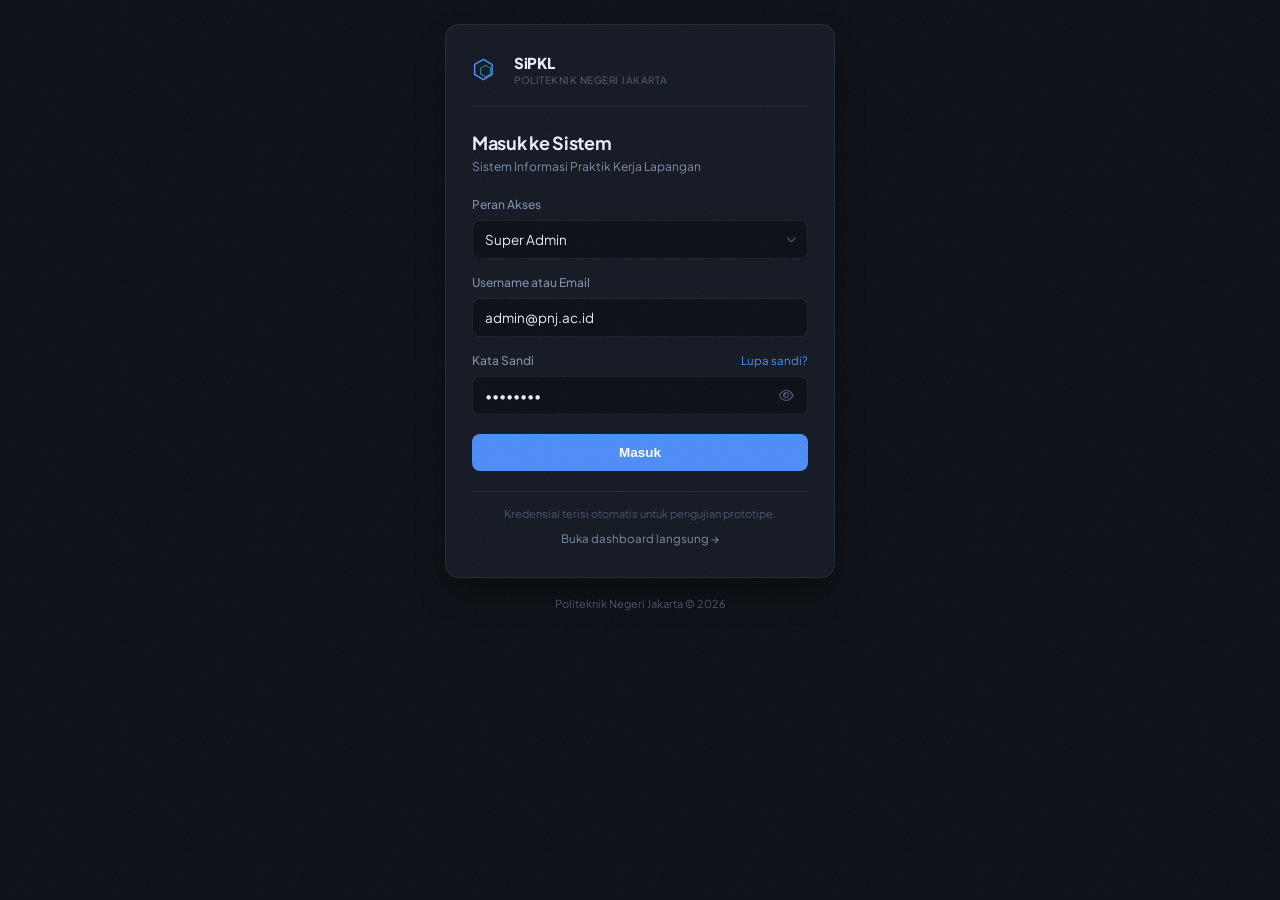
<file: index.html>
<!DOCTYPE html>
<html lang="id">
<head>
  <meta charset="UTF-8">
  <meta name="viewport" content="width=device-width, initial-scale=1.0">
  <title>Masuk — SiPKL Politeknik Negeri Jakarta</title>
  <meta name="description" content="Sistem Informasi Praktik Kerja Lapangan Politeknik Negeri Jakarta.">
  <link rel="preconnect" href="https://fonts.googleapis.com">
  <link rel="preconnect" href="https://fonts.gstatic.com" crossorigin>
  <link href="https://fonts.googleapis.com/css2?family=Plus+Jakarta+Sans:wght@400;500;600;700;800&family=JetBrains+Mono:wght@400;500&display=swap" rel="stylesheet">
  <link rel="stylesheet" href="https://cdnjs.cloudflare.com/ajax/libs/font-awesome/6.6.0/css/all.min.css">
  <style>
/* ══════════════════════════════════════════════════════
   SiPKL — Clean & Minimalist Authentication
   Politeknik Negeri Jakarta
   Design: Human-crafted, quiet, professional dark theme
   ══════════════════════════════════════════════════════ */

@import url('https://fonts.googleapis.com/css2?family=Plus+Jakarta+Sans:wght@400;500;600;700;800&family=JetBrains+Mono:wght@400;500&display=swap');

:root {
  --bg:        #0e1117;
  --bg-2:      #161b25;
  --bg-3:      #1c2333;
  --bg-4:      #212840;
  --line:      rgba(255, 255, 255, 0.07);
  --line-2:    rgba(255, 255, 255, 0.12);

  --txt:       #e8ecf4;
  --txt-2:     #7f8ea8;
  --txt-3:     #4a566b;

  --blue:      #4f8ef7;
  --blue-hover:#3d7ee8;
  --blue-glow: rgba(79, 142, 247, 0.18);

  --red:       #f87171;
  --green:     #34d399;
  --cyan:      #22d3ee;

  --r-sm:      6px;
  --r-md:      8px;
  --r-lg:      14px;

  --ease:      cubic-bezier(0.4, 0, 0.2, 1);
  --t:         0.18s;
}

*, *::before, *::after {
  box-sizing: border-box;
  margin: 0;
  padding: 0;
}

html, body {
  min-height: 100%;
}

body {
  font-family: 'Plus Jakarta Sans', -apple-system, BlinkMacSystemFont, sans-serif;
  background-color: var(--bg);
  color: var(--txt);
  font-size: 13.5px;
  line-height: 1.5;
  -webkit-font-smoothing: antialiased;
  display: flex;
  align-items: center;
  justify-content: center;
  padding: 24px 16px;
  position: relative;
}

/* ── Subtle Noise Overlay ─────────────────────────────── */
.noise-layer {
  position: fixed; inset: 0; pointer-events: none; z-index: 999;
  opacity: 0.025;
  background-image: url("data:image/svg+xml,%3Csvg viewBox='0 0 256 256' xmlns='http://www.w3.org/2000/svg'%3E%3Cfilter id='n'%3E%3CfeTurbulence type='fractalNoise' baseFrequency='0.9' numOctaves='4' stitchTiles='stitch'/%3E%3C/filter%3E%3Crect width='100%25' height='100%25' filter='url(%23n)'/%3E%3C/svg%3E");
  background-size: 180px;
}

/* ── Centered Container ───────────────────────────────── */
.auth-wrap {
  width: 100%;
  max-width: 390px;
  position: relative;
  z-index: 2;
  display: flex;
  flex-direction: column;
  gap: 18px;
}

/* ── Main Card ────────────────────────────────────────── */
.auth-card {
  background: var(--bg-2);
  border: 1px solid var(--line);
  border-radius: var(--r-lg);
  padding: 30px 26px;
  box-shadow: 0 16px 36px -8px rgba(0, 0, 0, 0.45);
}

/* ── Brand Header (Matches Super Admin Dashboard) ─────── */
.auth-brand {
  display: flex;
  align-items: center;
  gap: 10px;
  margin-bottom: 22px;
  padding-bottom: 18px;
  border-bottom: 1px solid var(--line);
}

.brand-mark {
  width: 32px;
  height: 32px;
  position: relative;
  flex-shrink: 0;
}

.brand-hex {
  position: absolute;
  font-size: 26px;
  line-height: 1;
  top: 0; left: 0;
  color: var(--blue);
}

.brand-hex--2 {
  font-size: 15px;
  top: 7px; left: 7px;
  color: var(--cyan);
  opacity: 0.7;
}

.brand-text {
  display: flex;
  flex-direction: column;
}

.brand-name {
  font-size: 15px;
  font-weight: 800;
  letter-spacing: -0.3px;
  color: var(--txt);
  line-height: 1.1;
}

.brand-institute {
  font-size: 10px;
  font-weight: 500;
  color: var(--txt-3);
  text-transform: uppercase;
  letter-spacing: 0.5px;
  margin-top: 1px;
}

/* ── Title ────────────────────────────────────────────── */
.auth-header {
  margin-bottom: 20px;
}

.auth-title {
  font-size: 18px;
  font-weight: 700;
  letter-spacing: -0.3px;
  color: var(--txt);
}

.auth-subtitle {
  font-size: 12px;
  color: var(--txt-2);
  margin-top: 2px;
}

/* ── Form ─────────────────────────────────────────────── */
.auth-form {
  display: flex;
  flex-direction: column;
  gap: 15px;
}

.form-group {
  display: flex;
  flex-direction: column;
  gap: 6px;
}

.form-row {
  display: flex;
  justify-content: space-between;
  align-items: center;
}

.form-label {
  font-size: 12px;
  font-weight: 500;
  color: var(--txt-2);
}

.form-link {
  font-size: 11.5px;
  color: var(--blue);
  text-decoration: none;
  transition: color var(--t);
}

.form-link:hover {
  text-decoration: underline;
  color: #79abfa;
}

/* ── Inputs & Selects ─────────────────────────────────── */
.form-input,
.form-select {
  width: 100%;
  background: var(--bg);
  border: 1px solid var(--line);
  border-radius: var(--r-md);
  padding: 10px 12px;
  font-size: 13.5px;
  color: var(--txt);
  font-family: inherit;
  outline: none;
  transition: border-color var(--t), box-shadow var(--t);
}

.form-input:focus,
.form-select:focus {
  border-color: var(--blue);
  box-shadow: 0 0 0 3px var(--blue-glow);
}

.form-input::placeholder {
  color: var(--txt-3);
}

/* Clean Select */
.select-wrap {
  position: relative;
  display: flex;
  align-items: center;
}

.form-select {
  appearance: none;
  -webkit-appearance: none;
  -moz-appearance: none;
  cursor: pointer;
  padding-right: 32px;
}

.form-select option {
  background-color: var(--bg-2);
  color: var(--txt);
  padding: 8px;
}

.select-icon {
  position: absolute;
  right: 12px;
  pointer-events: none;
  color: var(--txt-3);
  font-size: 10px;
}

/* Password Toggle */
.input-wrap {
  position: relative;
  display: flex;
  align-items: center;
}

.form-input.has-toggle {
  padding-right: 36px;
}

.pwd-toggle {
  position: absolute;
  right: 10px;
  background: transparent;
  border: none;
  color: var(--txt-3);
  cursor: pointer;
  padding: 4px;
  font-size: 13px;
  display: flex;
  align-items: center;
  justify-content: center;
  transition: color var(--t);
}

.pwd-toggle:hover {
  color: var(--txt-2);
}

/* ── Submit Button ────────────────────────────────────── */
.submit-btn {
  width: 100%;
  padding: 11px 16px;
  background: var(--blue);
  color: #fff;
  border: none;
  border-radius: var(--r-md);
  font-size: 13.5px;
  font-weight: 600;
  cursor: pointer;
  display: flex;
  align-items: center;
  justify-content: center;
  gap: 8px;
  margin-top: 4px;
  transition: background-color var(--t), opacity var(--t);
}

.submit-btn:hover {
  background: var(--blue-hover);
}

.submit-btn:active {
  transform: translateY(1px);
}

.btn-spinner {
  display: none;
  width: 15px;
  height: 15px;
  border: 2px solid rgba(255, 255, 255, 0.3);
  border-top-color: #fff;
  border-radius: 50%;
  animation: spin 0.6s linear infinite;
}

.submit-btn.loading {
  pointer-events: none;
  opacity: 0.8;
}

.submit-btn.loading .btn-label {
  display: none;
}

.submit-btn.loading .btn-spinner {
  display: block;
}

@keyframes spin {
  to { transform: rotate(360deg); }
}

/* ── Card Footer ──────────────────────────────────────── */
.auth-foot {
  margin-top: 20px;
  padding-top: 14px;
  border-top: 1px solid var(--line);
  display: flex;
  flex-direction: column;
  gap: 8px;
  text-align: center;
}

.auth-hint {
  font-size: 11px;
  color: var(--txt-3);
}

.auth-bypass {
  font-size: 11.5px;
  color: var(--txt-2);
  text-decoration: none;
  transition: color var(--t);
}

.auth-bypass:hover {
  color: var(--txt);
  text-decoration: underline;
}

/* ── Page Footer ──────────────────────────────────────── */
.page-foot {
  text-align: center;
  font-size: 11px;
  color: var(--txt-3);
}

/* ── Toast Notification ───────────────────────────────── */
.toast-container {
  position: fixed;
  bottom: 20px;
  right: 20px;
  z-index: 10000;
  display: flex;
  flex-direction: column;
  gap: 6px;
  max-width: 320px;
  width: calc(100% - 40px);
}

.toast {
  background: var(--bg-3);
  border: 1px solid var(--line-2);
  border-radius: var(--r-md);
  padding: 10px 14px;
  display: flex;
  align-items: center;
  gap: 8px;
  font-size: 12.5px;
  color: var(--txt);
  box-shadow: 0 8px 24px rgba(0, 0, 0, 0.4);
  animation: toastSlide 0.2s cubic-bezier(0.16, 1, 0.3, 1);
}

.toast.toast-error {
  border-color: rgba(248, 113, 113, 0.35);
}
.toast.toast-error i {
  color: var(--red);
}

.toast.toast-success {
  border-color: rgba(52, 211, 153, 0.35);
}
.toast.toast-success i {
  color: var(--green);
}

@keyframes toastSlide {
  from { transform: translateY(8px); opacity: 0; }
  to { transform: translateY(0); opacity: 1; }
}

/* ── Modal (Minimalist) ───────────────────────────────── */
.modal-overlay {
  position: fixed;
  inset: 0;
  background: rgba(0, 0, 0, 0.65);
  backdrop-filter: blur(3px);
  z-index: 10001;
  display: flex;
  align-items: center;
  justify-content: center;
  padding: 16px;
  opacity: 0;
  pointer-events: none;
  transition: opacity 0.18s ease;
}

.modal-overlay.active {
  opacity: 1;
  pointer-events: auto;
}

.modal-box {
  width: 100%;
  max-width: 380px;
  background: var(--bg-2);
  border: 1px solid var(--line-2);
  border-radius: var(--r-lg);
  padding: 22px 20px;
  box-shadow: 0 20px 40px rgba(0, 0, 0, 0.5);
}

.modal-title {
  font-size: 15px;
  font-weight: 700;
  color: var(--txt);
  margin-bottom: 6px;
}

.modal-text {
  font-size: 12.5px;
  color: var(--txt-2);
  line-height: 1.5;
  margin-bottom: 18px;
}

.modal-actions {
  display: flex;
  justify-content: flex-end;
}

.modal-btn {
  padding: 8px 14px;
  background: var(--bg-3);
  border: 1px solid var(--line);
  border-radius: var(--r-sm);
  color: var(--txt);
  font-size: 12px;
  font-weight: 600;
  cursor: pointer;
  transition: all var(--t);
}

.modal-btn:hover {
  background: var(--bg-4);
  border-color: var(--line-2);
}

  </style>
</head>
<body>

  <!-- Subtle noise layer -->
  <div class="noise-layer"></div>

  <main class="auth-wrap">
    <div class="auth-card">
      
      <!-- Brand Header -->
      <div class="auth-brand">
        <div class="brand-mark">
          <span class="brand-hex">⬡</span>
          <span class="brand-hex brand-hex--2">⬡</span>
        </div>
        <div class="brand-text">
          <span class="brand-name">SiPKL</span>
          <span class="brand-institute">Politeknik Negeri Jakarta</span>
        </div>
      </div>

      <!-- Title -->
      <div class="auth-header">
        <h1 class="auth-title">Masuk ke Sistem</h1>
        <p class="auth-subtitle">Sistem Informasi Praktik Kerja Lapangan</p>
      </div>

      <!-- Login Form -->
      <form id="loginForm" class="auth-form" autocomplete="on">
        
        <!-- Role Dropdown -->
        <div class="form-group">
          <label class="form-label" for="roleSelect">Peran Akses</label>
          <div class="select-wrap">
            <select id="roleSelect" class="form-select">
              <option value="super_admin" selected>Super Admin</option>
              <option value="admin">Admin PKL</option>
              <option value="mahasiswa">Mahasiswa</option>
              <option value="dosen">Dosen Pembimbing</option>
              <option value="kps">Koordinator KPS</option>
              <option value="kajur">Ketua Jurusan</option>
              <option value="industri">Pembimbing Industri</option>
            </select>
            <i class="fa-solid fa-chevron-down select-icon"></i>
          </div>
        </div>

        <!-- Identifier -->
        <div class="form-group">
          <label class="form-label" for="userIdentifier" id="identifierLabel">Username atau Email</label>
          <input
            type="text"
            id="userIdentifier"
            class="form-input"
            value="admin@pnj.ac.id"
            placeholder="admin@pnj.ac.id"
            required
            autocomplete="username"
          >
        </div>

        <!-- Password -->
        <div class="form-group">
          <div class="form-row">
            <label class="form-label" for="userPassword">Kata Sandi</label>
            <a href="#" class="form-link" id="forgotPasswordLink">Lupa sandi?</a>
          </div>
          <div class="input-wrap">
            <input
              type="password"
              id="userPassword"
              class="form-input has-toggle"
              value="admin123"
              placeholder="••••••••"
              required
              autocomplete="current-password"
            >
            <button
              type="button"
              class="pwd-toggle"
              id="togglePasswordBtn"
              title="Tampilkan sandi"
              aria-label="Tampilkan sandi"
            >
              <i class="fa-regular fa-eye"></i>
            </button>
          </div>
        </div>

        <!-- Submit Button -->
        <button type="submit" class="submit-btn" id="submitBtn">
          <span class="btn-label">Masuk</span>
          <span class="btn-spinner"></span>
        </button>
      </form>

      <!-- Minimal Footnote -->
      <div class="auth-foot">
        <span class="auth-hint">Kredensial terisi otomatis untuk pengujian prototipe.</span>
        <a href="./Super%20Admin%20Page/index.html" class="auth-bypass">Buka dashboard langsung &rarr;</a>
      </div>
    </div>

    <!-- Page Footer -->
    <footer class="page-foot">
      <span>Politeknik Negeri Jakarta &copy; 2026</span>
    </footer>
  </main>

  <!-- Clean Toast Container -->
  <div class="toast-container" id="toastContainer"></div>

  <!-- Minimal Modal: Lupa Password -->
  <div class="modal-overlay" id="modalForgot">
    <div class="modal-box">
      <h3 class="modal-title">Pemulihan Akun</h3>
      <p class="modal-text">
        Untuk mereset kata sandi akun PNJ, silakan gunakan portal Single Sign-On (SSO) resmi Politeknik Negeri Jakarta atau hubungi Unit Pengelola TIK di Gedung Direktorat.
      </p>
      <div class="modal-actions">
        <button type="button" class="modal-btn" id="closeForgotBtn">Tutup</button>
      </div>
    </div>
  </div>

  <script>
'use strict';

/* ══════════════════════════════════════════════════════
   SiPKL — Minimalist Authentication Controller
   Politeknik Negeri Jakarta • Frontend Prototype
   ══════════════════════════════════════════════════════ */

const ROLE_CONFIG = {
  super_admin: {
    name: 'Super Admin',
    label: 'Username atau Email',
    placeholder: 'admin@pnj.ac.id',
    demoUser: 'admin@pnj.ac.id',
    demoPass: 'admin123',
    initials: 'SA',
    displayName: 'Super Admin PKL',
    redirectUrl: './Super%20Admin%20Page/index.html'
  },
  admin: {
    name: 'Admin PKL',
    label: 'Username atau Email',
    placeholder: 'admin.pkl@pnj.ac.id',
    demoUser: 'admin.pkl@pnj.ac.id',
    demoPass: 'admin123',
    initials: 'AD',
    displayName: 'Admin PKL',
    redirectUrl: './Super%20Admin%20Page/index.html'
  },
  mahasiswa: {
    name: 'Mahasiswa',
    label: 'Nomor Induk Mahasiswa (NIM)',
    placeholder: '4322010001',
    demoUser: '4322010001',
    demoPass: 'mhs123',
    initials: 'AW',
    displayName: 'Anita Wijaya',
    redirectUrl: './Super%20Admin%20Page/index.html'
  },
  dosen: {
    name: 'Dosen Pembimbing',
    label: 'NIP atau Email Dosen',
    placeholder: 'ahmad.s@pnj.ac.id',
    demoUser: 'ahmad.s@pnj.ac.id',
    demoPass: 'dosen123',
    initials: 'AS',
    displayName: 'Dr. Ir. Ahmad Setiawan, M.T.',
    redirectUrl: './Super%20Admin%20Page/index.html'
  },
  kps: {
    name: 'Koordinator KPS',
    label: 'Email Resmi KPS',
    placeholder: 'kps.ti@pnj.ac.id',
    demoUser: 'kps.ti@pnj.ac.id',
    demoPass: 'kps123',
    initials: 'SM',
    displayName: 'Dr. Sari Melati, M.Kom.',
    redirectUrl: './Super%20Admin%20Page/index.html'
  },
  kajur: {
    name: 'Ketua Jurusan',
    label: 'NIP atau Email Ketua Jurusan',
    placeholder: 'kajur.tik@pnj.ac.id',
    demoUser: 'kajur.tik@pnj.ac.id',
    demoPass: 'kajur123',
    initials: 'KJ',
    displayName: 'Prof. Dr. Hendra Wijaya',
    redirectUrl: './Super%20Admin%20Page/index.html'
  },
  industri: {
    name: 'Pembimbing Industri',
    label: 'Email Mentor Industri',
    placeholder: 'tokopedia@mitra.com',
    demoUser: 'tokopedia@mitra.com',
    demoPass: 'mitra123',
    initials: 'TK',
    displayName: 'PT. Tokopedia (Mentor)',
    redirectUrl: './Super%20Admin%20Page/index.html'
  }
};

let currentRole = 'super_admin';

document.addEventListener('DOMContentLoaded', () => {
  initRoleSelect();
  initPasswordToggle();
  initFormSubmit();
  initModal();
});

// ── Role Select Dropdown ──────────────────────────────
function initRoleSelect() {
  const select = document.getElementById('roleSelect');
  if (!select) return;

  select.addEventListener('change', () => {
    const role = select.value;
    if (!ROLE_CONFIG[role]) return;
    currentRole = role;

    const cfg = ROLE_CONFIG[role];
    const labelEl = document.getElementById('identifierLabel');
    const inputEl = document.getElementById('userIdentifier');
    const passEl = document.getElementById('userPassword');

    if (labelEl) labelEl.textContent = cfg.label;
    if (inputEl) {
      inputEl.placeholder = cfg.placeholder;
      inputEl.value = cfg.demoUser;
    }
    if (passEl) {
      passEl.value = cfg.demoPass;
    }
  });
}

// ── Password Visibility Toggle ────────────────────────
function initPasswordToggle() {
  const btn = document.getElementById('togglePasswordBtn');
  const passInput = document.getElementById('userPassword');

  if (btn && passInput) {
    btn.addEventListener('click', () => {
      const isPassword = passInput.type === 'password';
      passInput.type = isPassword ? 'text' : 'password';
      const icon = btn.querySelector('i');
      if (icon) {
        icon.className = isPassword ? 'fa-regular fa-eye-slash' : 'fa-regular fa-eye';
      }
    });
  }
}

// ── Form Submission ────────────────────────────────────
function initFormSubmit() {
  const form = document.getElementById('loginForm');
  const btn = document.getElementById('submitBtn');

  if (!form) return;

  form.addEventListener('submit', (e) => {
    e.preventDefault();

    const userInput = document.getElementById('userIdentifier').value.trim();
    const passInput = document.getElementById('userPassword').value.trim();

    if (!userInput || !passInput) {
      showToast('error', 'Silakan isi username dan kata sandi');
      return;
    }

    if (btn) btn.classList.add('loading');

    const cfg = ROLE_CONFIG[currentRole];
    const session = {
      role: currentRole,
      roleName: cfg.name,
      name: cfg.displayName,
      identifier: userInput,
      initials: cfg.initials,
      loginAt: new Date().toISOString()
    };

    localStorage.setItem('sipkl_session', JSON.stringify(session));

    setTimeout(() => {
      window.location.href = cfg.redirectUrl;
    }, 380);
  });
}

// ── Toast Notification ─────────────────────────────────
function showToast(type, text) {
  const container = document.getElementById('toastContainer');
  if (!container) return;

  const toast = document.createElement('div');
  toast.className = `toast toast-${type}`;
  toast.innerHTML = `
    <i class="fa-solid ${type === 'success' ? 'fa-check' : 'fa-circle-exclamation'}"></i>
    <span>${text}</span>
  `;

  container.appendChild(toast);

  setTimeout(() => {
    toast.style.opacity = '0';
    toast.style.transform = 'translateY(6px)';
    toast.style.transition = 'all 0.2s ease';
    setTimeout(() => toast.remove(), 200);
  }, 2800);
}

// ── Modal ──────────────────────────────────────────────
function initModal() {
  const forgotLink = document.getElementById('forgotPasswordLink');
  const modal = document.getElementById('modalForgot');
  const closeBtn = document.getElementById('closeForgotBtn');

  if (forgotLink && modal) {
    forgotLink.addEventListener('click', (e) => {
      e.preventDefault();
      modal.classList.add('active');
    });
  }

  if (closeBtn && modal) {
    closeBtn.addEventListener('click', () => {
      modal.classList.remove('active');
    });
  }

  if (modal) {
    modal.addEventListener('click', (e) => {
      if (e.target === modal) modal.classList.remove('active');
    });
  }
}

  </script>
</body>
</html>
</file>
